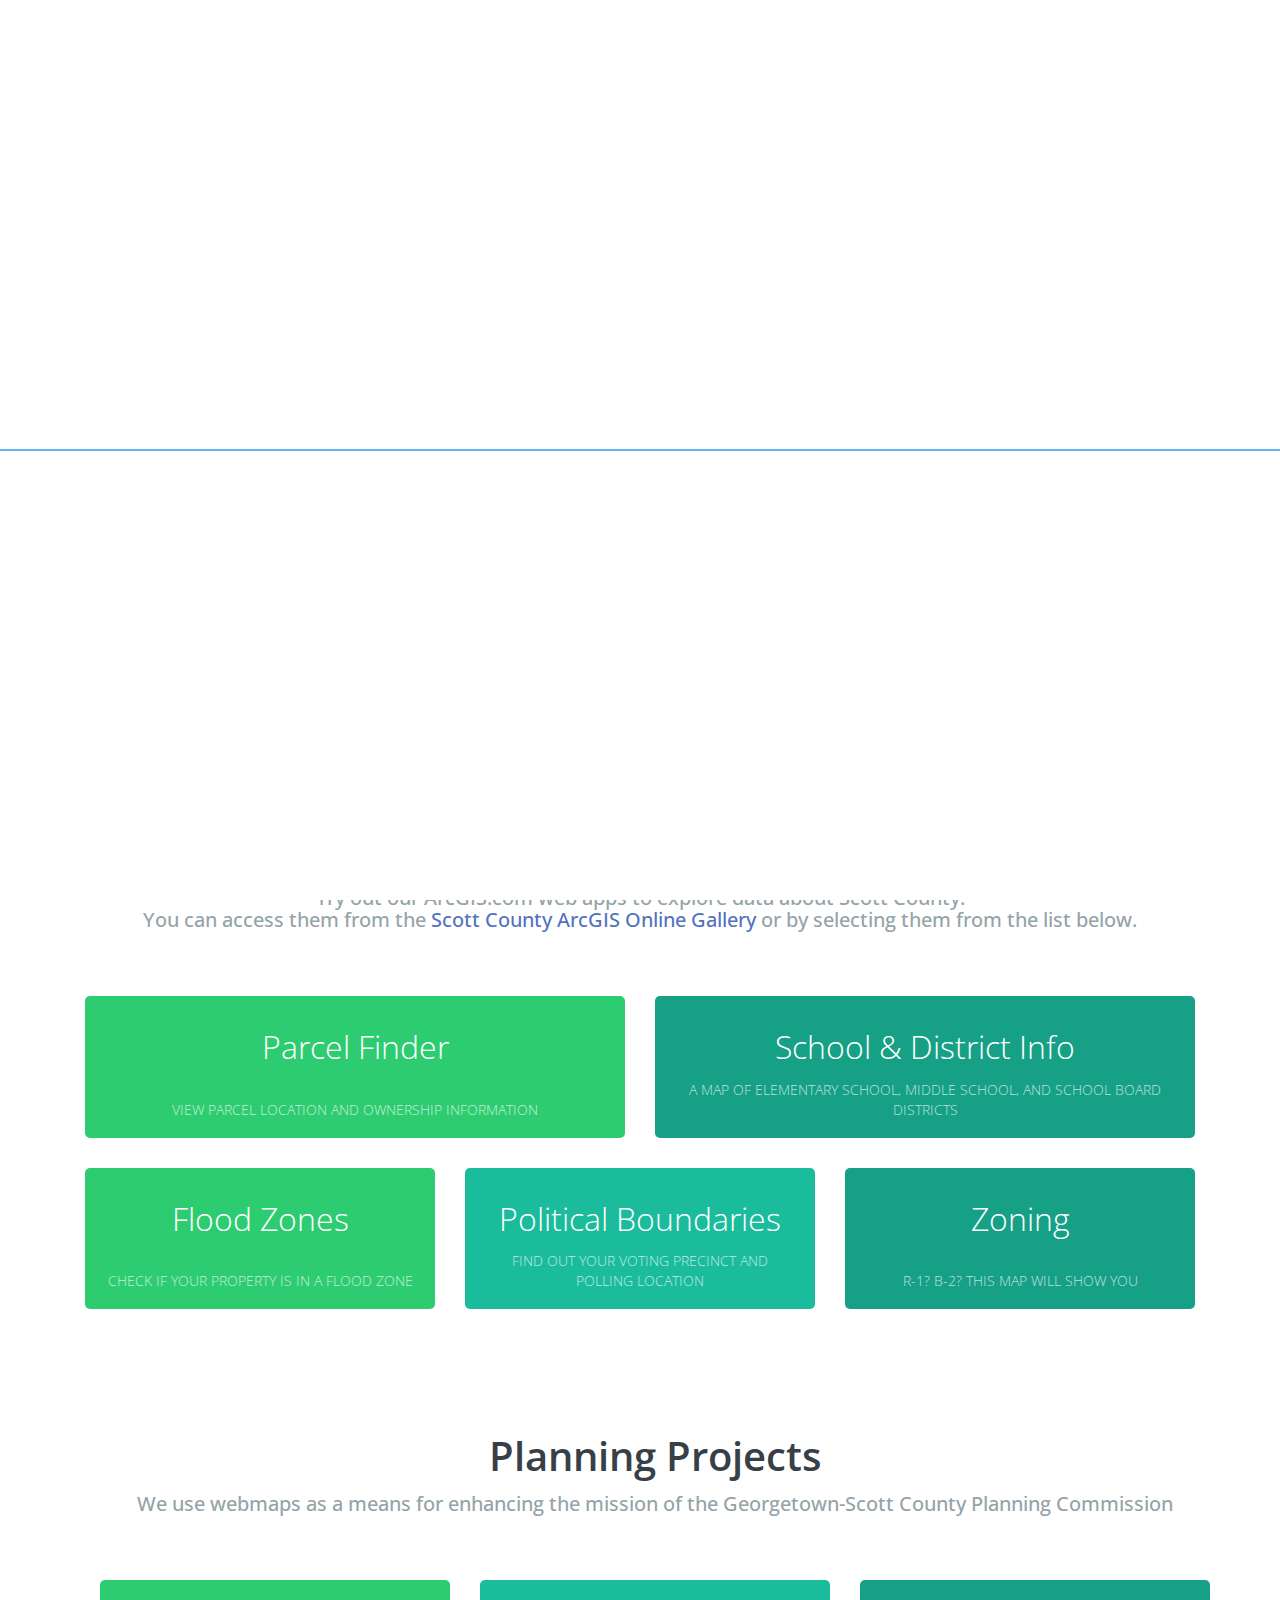
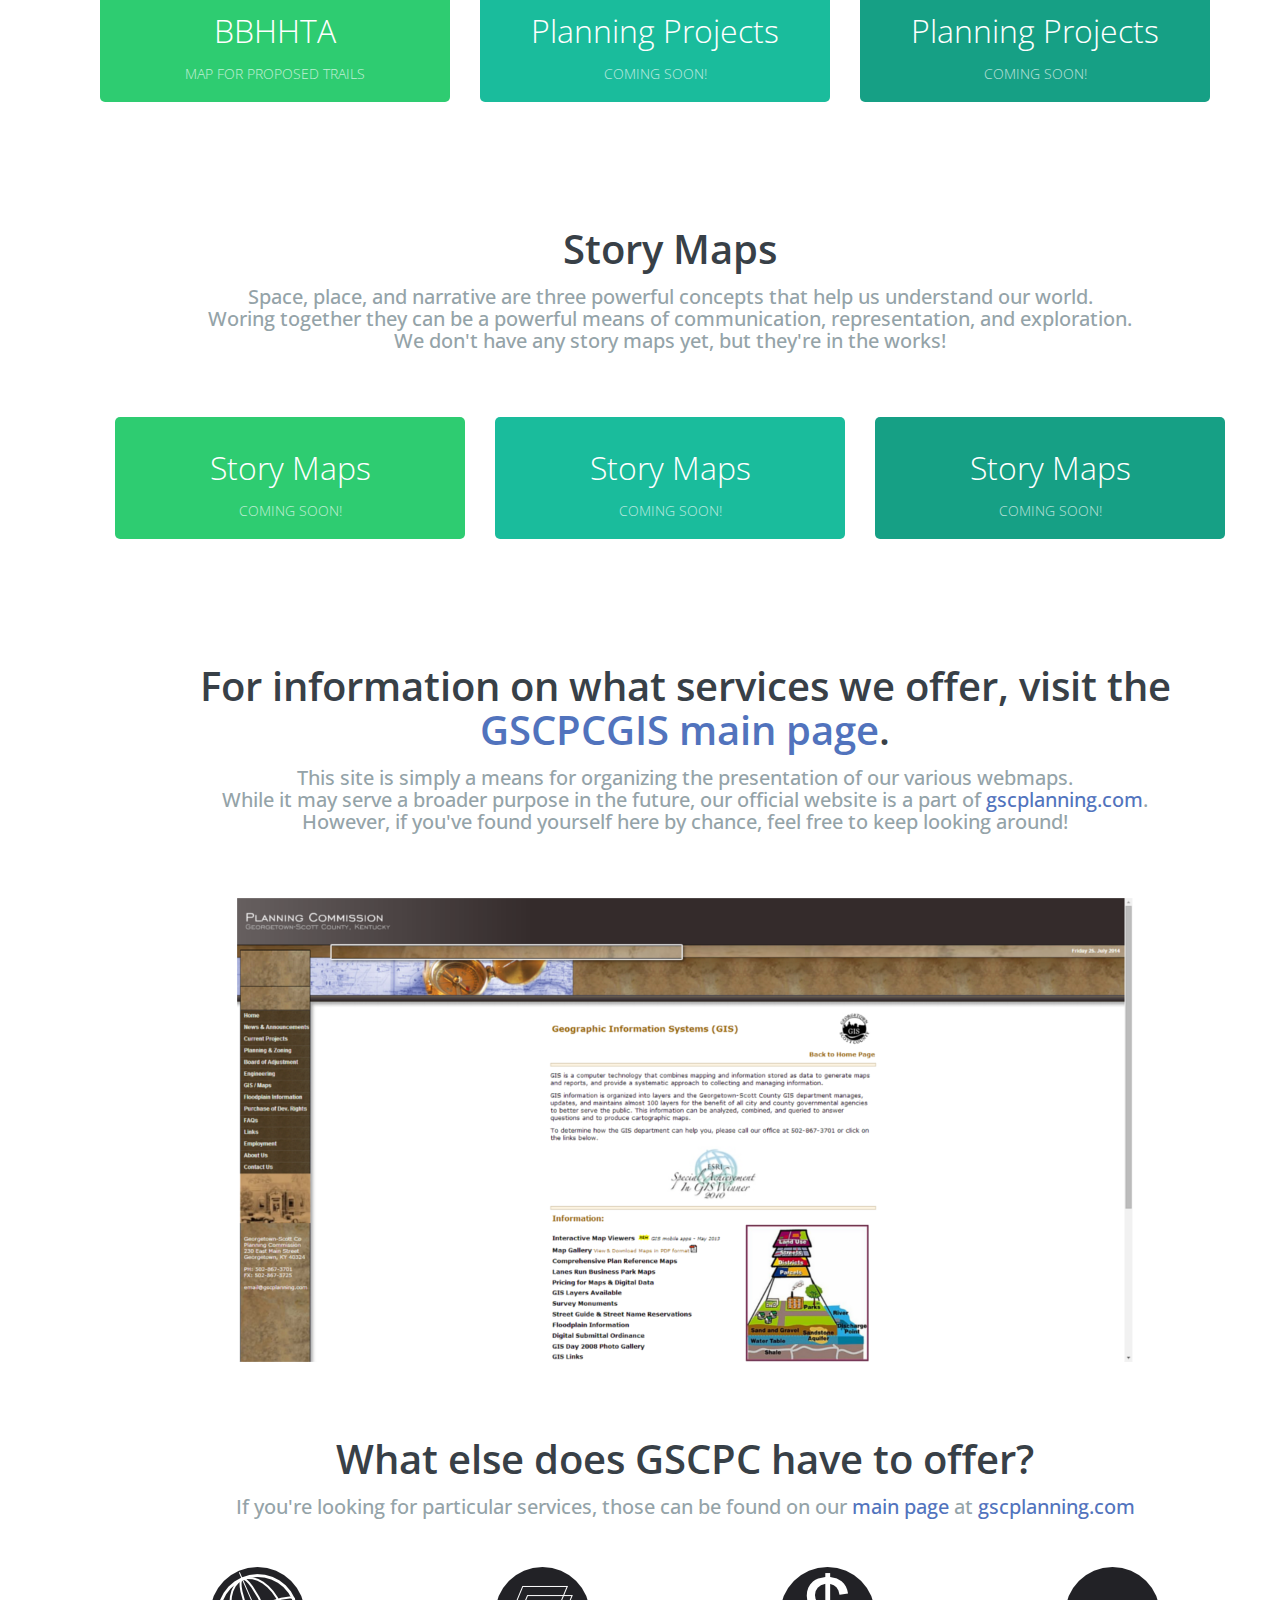
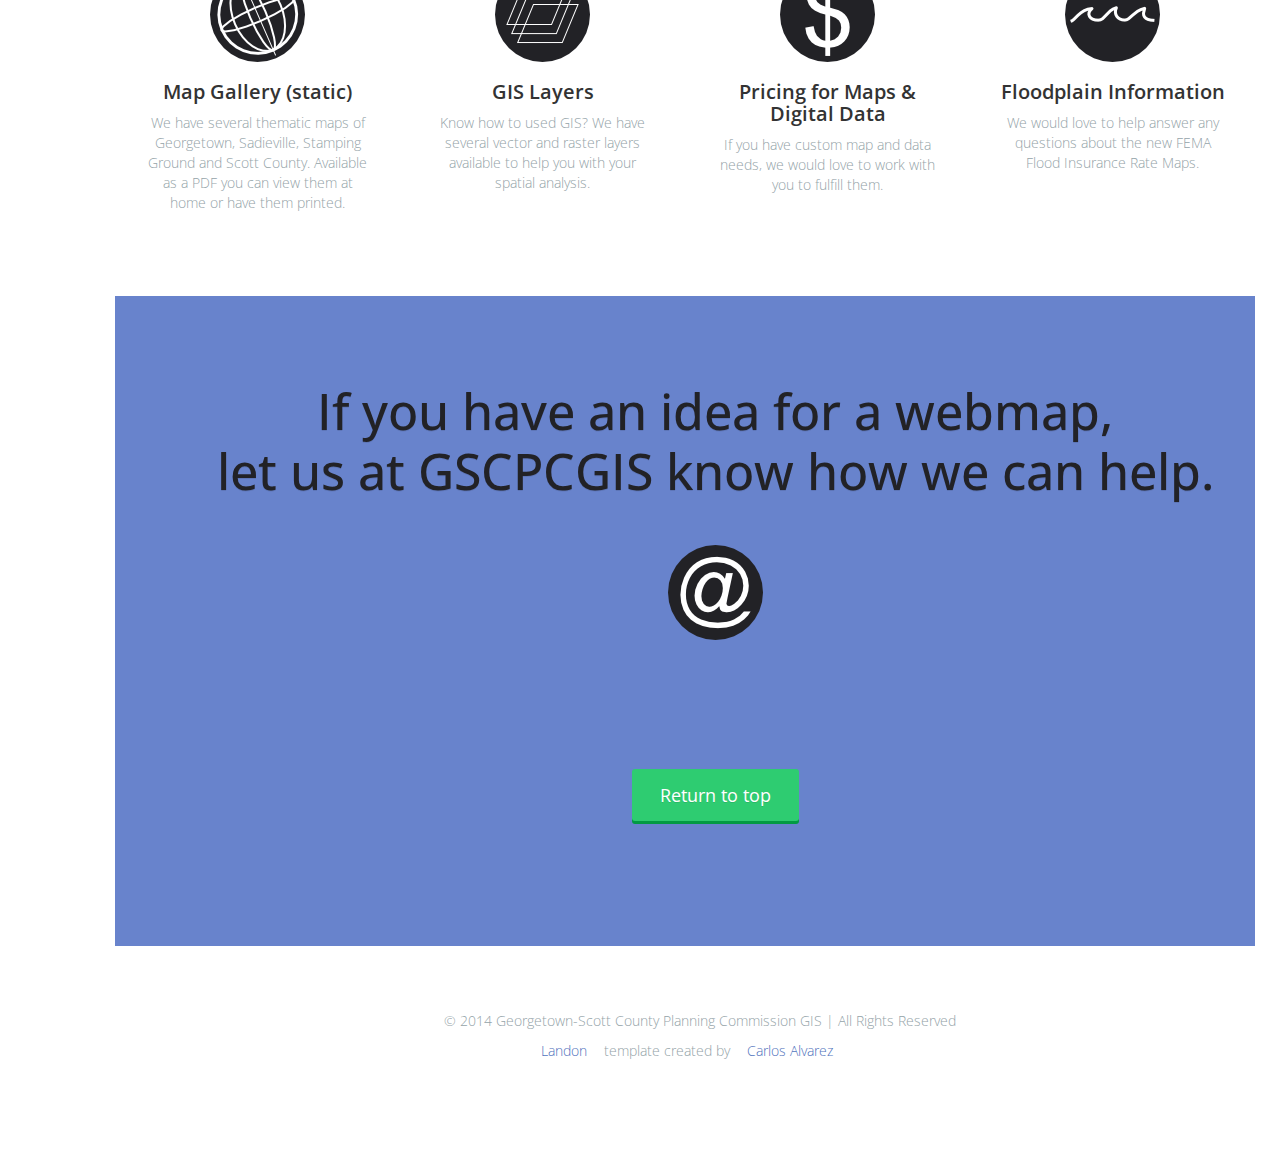
<file: index.html>
<!DOCTYPE html>
<html lang="en">
<head>
 
	<meta charset="utf-8">
	<meta name="viewport" content="width=device-width, initial-scale=1.0">
	<meta name="description" content="">
	<link rel="icon" type="image/x-icon" href="images/gsc_GIS_favicon.ico">
	<title>GSCPCGIS - Maps Gallery</title>
	 
	<link href="css/bootstrap.css" rel="stylesheet">
	 
	<link href="css/main.css" rel="stylesheet">
 
	<!--[if lt IE 9]>
	  <script src="js/html5shiv.js"></script>
	  <script src="js/respond.min.js"></script>
	<![endif]-->
 
	<link rel="shortcut icon" href="images/favicon.png">
	<script src="js/pace.js"></script>
 
	<link href='http://fonts.googleapis.com/css?family=Open+Sans:300,600' rel='stylesheet' type='text/css'>
</head>

<body>
	<div class="preloader"></div>
	
    <! -- ******************** MASTHEAD SECTION ******************** -->	
	<main id="top" class="masthead" role="main">
		<div class="container">
			<div class="logo"> <a href="index.html#"><img src="images/GISLogo_med.png" alt="logo"></a>
			</div>
 
			<h1>Here to serve the people of  <strong>Georgetown</strong> <br>
			and <strong>Scott County</strong> with their geospatial needs.</h1>

				<a href="index.html#explore" class="scrollto">
				<p>SCROLL DOWN TO EXPLORE</p>
				<p class="scrollto--arrow"><img src="images/scroll_down.png" alt="scroll down arrow"></p>
				</a>
		</div><! --/container -->
	</main><! --/main -->
 
    <! -- ******************** ArcGIS Online Section ******************** -->	  
	<div class="container">

		<div class="section-title" id="explore">
			<h2>ArcGIS.com Apps</h2>
			<h4>Try out our ArcGIS.com web apps to explore data about Scott County.</br>You can access them from the <a href="http://gscgis.maps.arcgis.com/home/">Scott County ArcGIS Online Gallery</a> or by selecting them from the list below.</h4>
		</div>
		<section class="row breath planpricing">
			
			<a href="http://gscgis.maps.arcgis.com/apps/Solutions/s2.html?appid=d734f3ef83484e2aac8df1d31ab7a510" target="_blank">
			<div class="col-md-6">					
				<div class="pricing color1">
					<div class="price">Parcel Finder</div>
					</br>
					<div class="billing">View parcel location and ownership information </div>
				</div><! --/pricing -->
				
			</div><! --/col-md-4-->
			</a>

			<a href="http://gscgis.maps.arcgis.com/apps/OnePane/basicviewer/index.html?appid=f871b03a7d6849a69cde5685024e7e80" target="_blank">
			<div class="col-md-6">
				<div class="pricing color3">
					<div class="price">School & District Info</div>
					<div class="billing">A map of elementary school, middle school, and school board districts </div>
				</div><! --/pricing -->
			</div><! --/col-md-4-->
			</a>

			<a href="http://gscgis.maps.arcgis.com/apps/OnePane/basicviewer/index.html?appid=4e57f2de4b9e4ef7b59c157c7bb45f13" target="_blank">
			<div class="col-md-4">
				<div class="pricing color1">
					<div class="price">Flood Zones</div>
					</br>
					<div class="billing">Check if your property is in a flood zone </div>
				</div><! --/pricing -->
			</div><! --/col-md-4-->
			</a>
			
			<a href="http://gscgis.maps.arcgis.com/apps/OnePane/basicviewer/index.html?appid=24da526e00814aea922dc48e78d8e8ae" target="_blank">
			<div class="col-md-4">
				<div class="pricing color2">
					<div class="price">Political Boundaries</div>
					<div class="billing">Find out your voting precinct and polling location </div>
				</div><! --/pricing -->
			</div><! --/col-md-4-->
			</a>

			<a href="http://gscgis.maps.arcgis.com/apps/OnePane/basicviewer/index.html?appid=36ff8e3eb09a483aa29a283201411eb0" target="_blank">
			<div class="col-md-4">
				<div class="pricing color3">
					<div class="price">Zoning</div>
					</br>
					<div class="billing">R-1? B-2? This map will show you </div>
				</div><! --/pricing -->
			</div><! --/col-md-4-->
			</a>

		</section><!-- /section planpricing -->
 
<! -- ******************** Planning Projects ******************** -->	  
	<div class="container">

		<div class="section-title" id="explore">
			<h2>Planning Projects</h2>
			<h4>We use webmaps as a means for enhancing the mission of the Georgetown-Scott County Planning Commission</br></h4>
		</div>
		<section class="row breath planpricing">
			
			<a href="http://maptastik.github.io/gscpc/bbhhta_propTrails.html" target="_blank">
			<div class="col-md-4">
				<div class="pricing color1">
					<div class="price">BBHHTA</div>
					<div class="billing">Map for proposed trails</div>
				</div><! --/pricing -->
			</div><! --/col-md-4-->
			</a>
			
			<a href="index.html#">
			<div class="col-md-4">
				<div class="pricing color2">
					<div class="price">Planning Projects</div>
					<div class="billing">Coming Soon!</div>
				</div><! --/pricing -->
			</div><! --/col-md-4-->
			</a>

			<a href="index.html#">
			<div class="col-md-4">
				<div class="pricing color3">
					<div class="price">Planning Projects</div>

					<div class="billing">Coming Soon!</div>
				</div><! --/pricing -->
			</div><! --/col-md-4-->
			</a>

		</section><!-- /section planpricing -->

<! -- ******************** Story Maps ******************** -->	  
	<div class="container">

		<div class="section-title" id="explore">
			<h2>Story Maps</h2>
			<h4>Space, place, and narrative are three powerful concepts that help us understand our world.</br>Woring together they can be a powerful means of communication, representation, and exploration.</br>We don't have any story maps yet, but they're in the works!</h4>
		</div>
		<section class="row breath planpricing">
			
			<a href="index.html#">
			<div class="col-md-4">
				<div class="pricing color1">
					<div class="price">Story Maps</div>
					<div class="billing">Coming Soon!</div>
				</div><! --/pricing -->
			</div><! --/col-md-4-->
			</a>
			
			<a href="index.html#">
			<div class="col-md-4">
				<div class="pricing color2">
					<div class="price">Story Maps</div>
					<div class="billing">Coming Soon!</div>
				</div><! --/pricing -->
			</div><! --/col-md-4-->
			</a>

			<a href="index.html#">
			<div class="col-md-4">
				<div class="pricing color3">
					<div class="price">Story Maps</div>

					<div class="billing">Coming Soon!</div>
				</div><! --/pricing -->
			</div><! --/col-md-4-->
			</a>

		</section><!-- /section planpricing -->

    <! -- ******************** FEATURES SECTION ******************** -->	
	<div class="container">
 
		<div class="section-title">
			<h2>For information on what services we offer, visit the <a href="http://www.gscplanning.com/gis.htm">GSCPCGIS main page</a>.</h2>
			<h4>This site is simply a means for organizing the presentation of our various webmaps.</br>
				While it may serve a broader purpose in the future, our official website is a part of <a href="http://www.gscplanning.com/" target="_blank">gscplanning.com</a>.</br>However, if you've found yourself here by chance, feel free to keep looking around!
			</h4>
		</div>

		<section class="row heroimg breath">
			<div class="col-md-12 text-center screen"> 
				<a href="http://www.gscplanning.com/gis.htm"><img src="images/gsc_screen1.png" alt="gscpc gis page"></a>
			</div>
		</section><! --/section -->
 
		<div class="section-title">
			<h2>What else does GSCPC have to offer?</h2>
			<h4>If you're looking for particular services, those can be found on our <a href="http://www.gscplanning.com/gis.htm">main page</a> at <a href="http://www.gscplanning.com/">gscplanning.com</a></h4>
		</div>
		
		<section class="row features">
			<div class="col-sm-6 col-md-3">
				<div class="thumbnail"> 
					<a href="http://www.gscplanning.com/gis_map_gallery.htm"><img src="images/button1-globe.png" alt="analytics-icon"></a>
					<div class="caption">
						<h3>Map Gallery (static)</h3>
						<p>We have several thematic maps of Georgetown, Sadieville, Stamping Ground and Scott County. Available as a PDF you can view them at home or have them printed.</p>
					</div>
				</div><! --/thumbnail -->
			</div><! --/col-sm-6-->

			<div class="col-sm-6 col-md-3">
				<div class="thumbnail"> 
					<a href="http://www.gscplanning.com/gis_layers.htm"><img src="images/button1-layers.png" alt="analytics-icon"></a>
					<div class="caption">
						<h3>GIS Layers</h3>
						<p>Know how to used GIS? We have several vector and raster layers available to help you with your spatial analysis.</p>
					</div>
				</div><! --/thumbnail -->
			</div><! --/col-sm-6-->

			<div class="col-sm-6 col-md-3">
				<div class="thumbnail"> 
					<a href="http://www.gscplanning.com/gis_pricelist.htm"><img src="images/button1-dollar.png" alt="analytics-icon"></a>
					<div class="caption">
						<h3>Pricing for Maps & Digital Data</h3>
						<p>If you have custom map and data needs, we would love to work with you to fulfill them.</p>
					</div>
				</div><! --/thumbnail -->
			</div><! --/col-sm-6-->
 

 
			<div class="col-sm-6 col-md-3">
				<div class="thumbnail"> 
					<a href="http://www.gscplanning.com/floodplain_info.htm"><img src="images/button1-wave.png" alt="analytics-icon"></a>
					<div class="caption">
						<h3>Floodplain Information</h3>
						<p>We would love to help answer any questions about the new FEMA Flood Insurance Rate Maps.</p>
					</div>
				</div><! --/thumbnail -->
			</div><! --/col-sm-6-->
		</section><! --/section -->
  

	    

	    <! -- ******************** FAQ ******************** -->	  
 
		<!-- <div class="section-title">
			<h5>Frequently Asked Questions</h5>
		</div> -->
		
		<!-- <section class="row faq breath">
			<div class="col-md-6">
				<h6>How does the free trial work?</h6>
				<p>Our 10 day trial is 100% free and does not require credit card information to start. If at the end of your trial you would like to upgrade, great. If not, you can cancel your account altogether, or let us mark it as inactive for you to come back to later.</p>
				<h6>Can I switch plans later?</h6>
				<p>Absolutely. You can switch between our paid plans, or cancel your account altogether, whenever you like. We will adjust any payments accordingly.</p>
			</div><! --/col-md-6 --> 
			
			<!-- <div class="col-md-6">
				<h6>Do I need to choose a plan now?</h6>
				<p>No. You get the full featured, unlimited version of our service completely free for 10 days. Once you're ready to upgrade, you may choose a plan which suits your needs.</p>
				<h6>What payment types do you accept?</h6>
				<p>We accept payments from MasterCard, Visa, Visa Debit and American Express. We do not accept PayPal. Remember, you do not need to supply card details to start your free trial.</p>
			</div><! --/col-md-6 -->
		<!-- </section><! --/section faq -->
 
	<!-- </div><! --/container -->
 
	    <! -- ******************** FOOTER ******************** -->	  
		<main class="footercta" role="main">
			<div class="container">
				<h1>If you have an idea for a webmap,</br>
					let us at GSCPCGIS know how we can help.
				</h1>

			 <section class="row features">
				<div class="col-sm-12 col-md-12">
					<div class="thumbnail"> 
						<a href="mailto:gis@gscplanning.com?Subject=GSCPCGIS%20Webmap%20inquiry" target="_top"><img src="images/button1-email.png" alt="email-icon"></a>
					</div><! --/thumbnail -->
				</div><! --/col-sm-6-->
			</section>

				<div class="row">
					<div class="col-md-12 breath text-center"> 
						<a href="index.html#top" class="btn btn-success btn-lg gototop">Return to top</a> 
					</div>
				</div>
			</div><! --/container -->
		</main><! --/main -->
 
		<div class="container">
			<section class="row breath">
				<div class="col-md-12 footerlinks">
					<p>&copy; 2014 Georgetown-Scott County Planning Commission GIS | All Rights Reserved</p>
					<p><a href="http://www.blacktie.co/2014/06/landon-bootstrap-3-landing-page/" target="_blank">Landon</a> template created by <a href="http://alvarez.is/" target="_blank">Carlos Alvarez<a></p>
				</div>
			</section><! --/section -->
		</div><! --/container -->
 
 
 
 
<script src="js/jquery.js"></script>
<script src="js/bootstrap.js"></script>
<script src="js/easing.js"></script>
<script src="js/nicescroll.js"></script>
 
 
<script>


 $(function() {
    $('.scrollto, .gototop').bind('click',function(event){
		 var $anchor = $(this);
		 $('html, body').stop().animate({
         scrollTop: $($anchor.attr('href')).offset().top
          }, 1500,'easeInOutExpo');
     event.preventDefault();
      });
  });
        

</script>
 
</body>
</html>
</file>
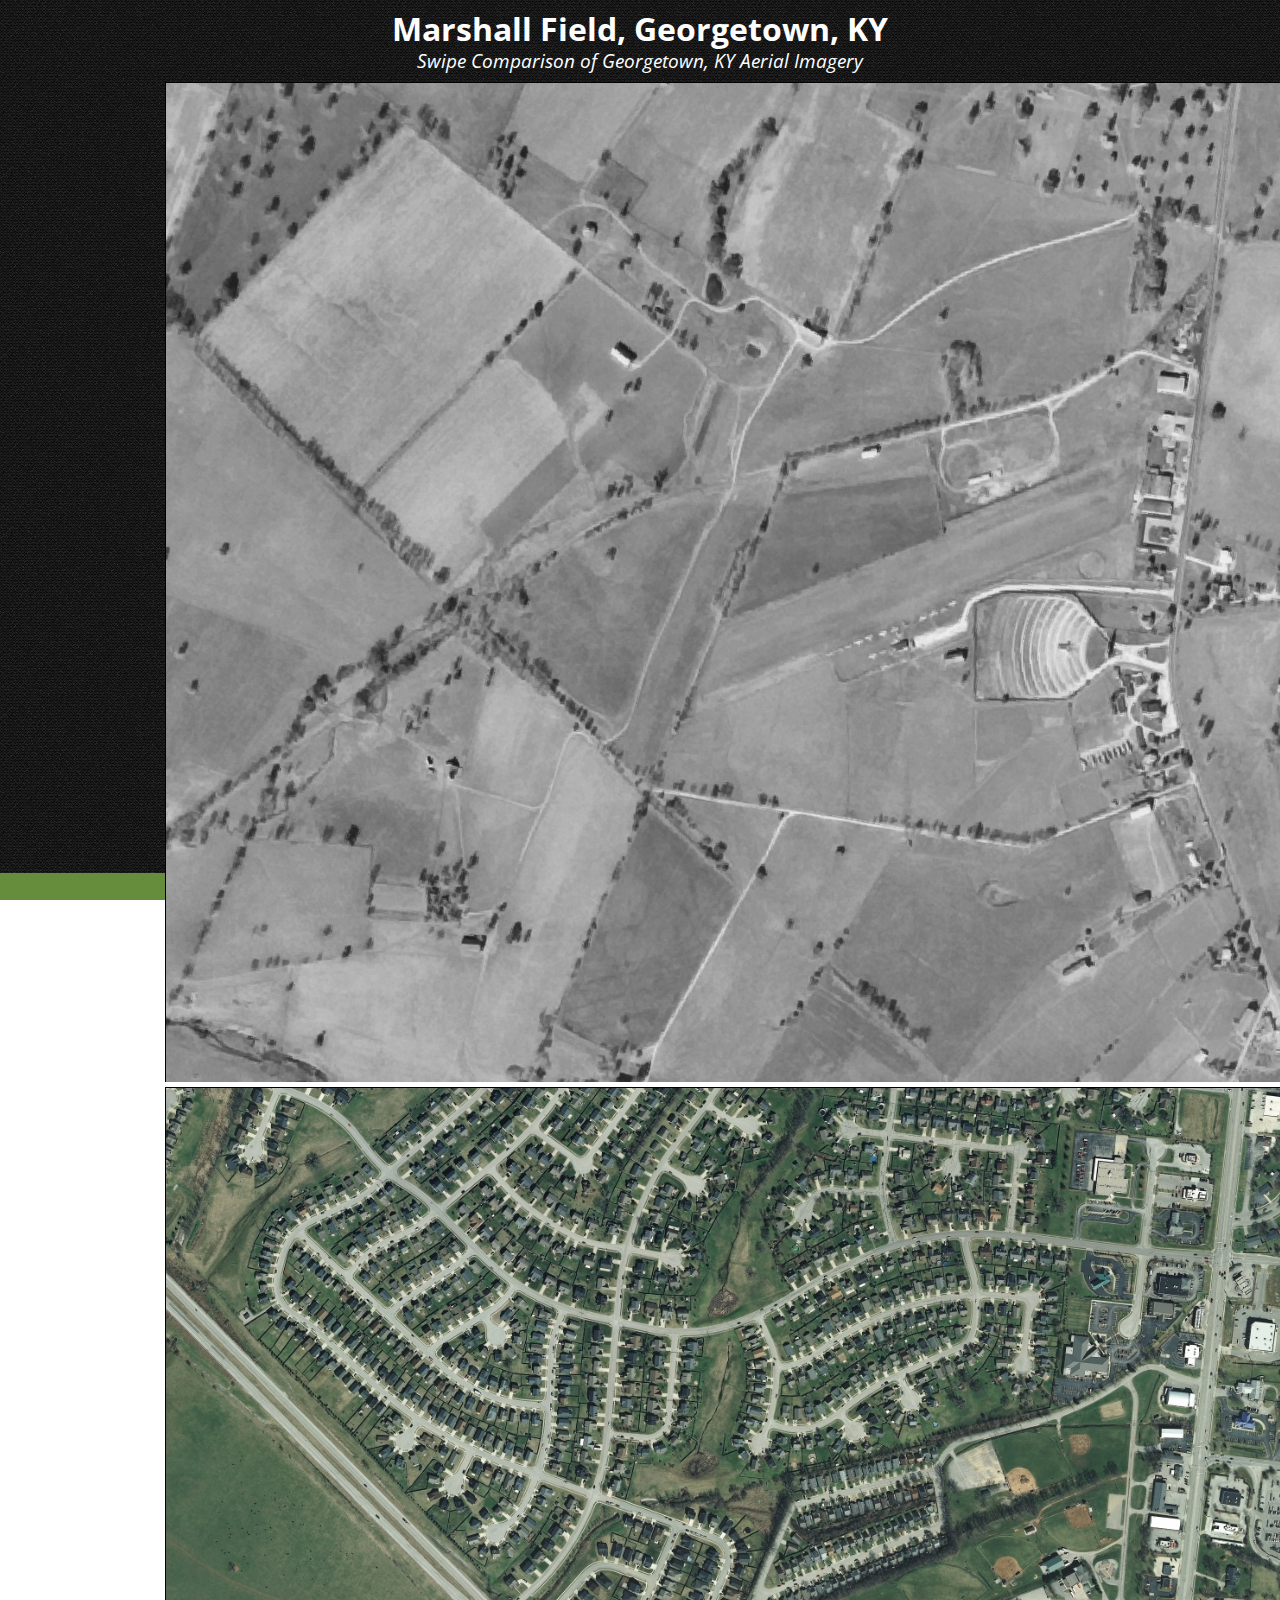
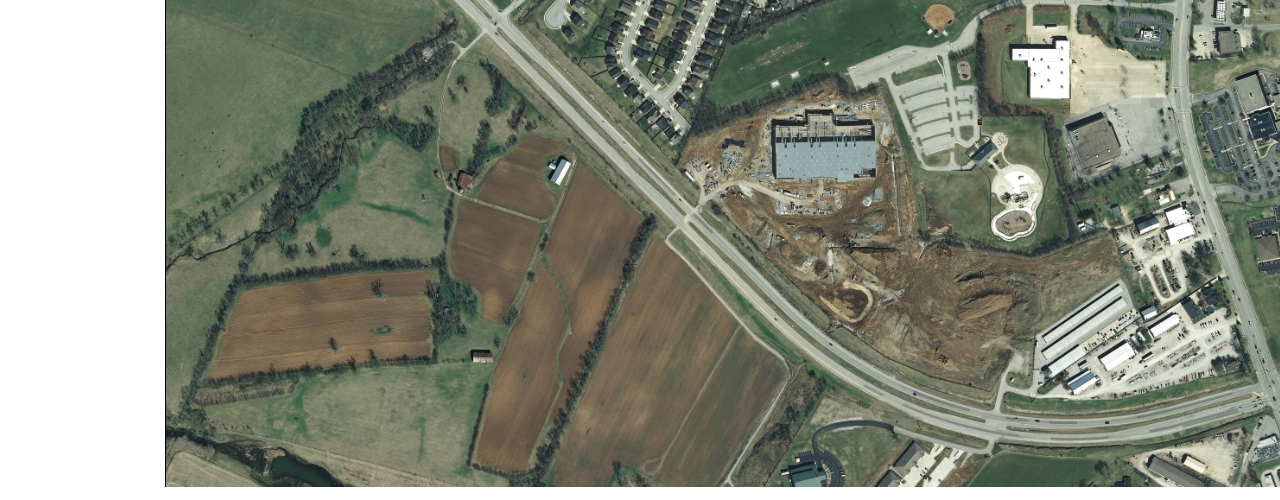
<file: marshall-field/index.html>
<!DOCTYPE html>
<html>
<head>
<title>GSCPCGIS - Marshall Field, Georgetown, KY</title>
</head>

<body>
<h1>Marshall Field, Georgetown, KY</h1>
<h3>Swipe Comparison of Georgetown, KY Aerial Imagery</h3>

<!-- Begin JuxtaposeJS div	 -->
<div class="juxtapose" data-startingposition="50" data-showlabels="true" data-showcredits="true" data-animate="true">
<!-- Left image -->
<img src="img/Marshall-Field_aerial-1959.jpg" data-label="Fall 1959" data-credit="USGS">
<!-- Right image -->
<img src="img/Marshall-Field_aerial-2012.jpg" data-label="Spring 2012" data-credit="Kentucky Geography Network">
</div>
<!-- End JuxtaposeJS div -->
<footer>
<a href="http://www.gscplanning.com/">gscplanning.com</a>
</footer>

<!-- JuxtaposeJS css -->
<link rel="stylesheet" href="//cdn.knightlab.com/libs/juxtapose/latest/css/juxtapose.css">
<!-- Custom css -->
<link rel="stylesheet" href="style.css">
<!-- JuxtaposeJS script -->
<script type="text/javascript" src="//cdn.knightlab.com/libs/juxtapose/latest/js/juxtapose.js"></script>
</body>
</html>
</file>
<file: marshall-field/style.css>
@import url(http://fonts.googleapis.com/css?family=Open+Sans:400italic,400,700);
@import url(http://fonts.googleapis.com/css?family=Roboto+Slab:400,700);

body {
	font-family: 'Open Sans', sans-serif;
	color: white;
	background-image: url(binding_dark.png);
	background-repeat: repeat;
	background-position: center center;
	background-attachment: fixed;
    -webkit-background-size: auto;
    -moz-background-size: auto;
    -o-background-size: auto;
    background-size: auto;
    
}
div.all{
	max-height: 950px;
}

h1, h2, h3, h4, h5, h6 {
	font-weight: 400;
	line-height: 15px;
	text-align: center;
}
h1 {
	font-weight: 700;
}
h3 {
	font-style: italic;
	line-height: 5px; 
}
h5 {
	line-height: 0px;
}
div.juxtapose {
	position: relative;
	max-width: 950px;
	max-height: 90%;
	z-index: 15;
	margin: auto;
}
div.jx-label {
	font-family: 'Roboto Slab';
}
div.jx-credit {
	font-family: 'Roboto Slab';
	background: rgba(102, 141, 60, 75);
	min-height: 15px;
	padding: 10px;
}
footer {
   position:fixed;
   left:0px;
   bottom:0px;
   height:20px;
   width:100%;
   background:rgba(102, 141, 60, 75);
   padding-bottom: 7px;
   padding-right: 13px;
   
   font-family: 'Roboto Slab';
   text-align: right;
}
</file>
<file: css/main.css>
/*	################################################################

	Author: Carlos Alvarez
	URL: http://alvarez.is

	Project Name: LANDON - Bootstrap 3 Theme
	Version: 1.0
	URL: http://blacktie.co
	
################################################################# */ 

@charset "utf-8";

body{
	font-family:'Open Sans',Arial,sans-serif;
	background:#FFF;
	font-weight:300;
	height:100%;
	margin:0;
	padding:0;
	color:#94a3a8;
	}
	
strong,b{
	font-weight:600;
	}

h1{font-size:50px;line-height:60px;margin:25px 0;}
h2{font-size:40px;font-weight:600;margin:15px 0;}
h3{font-size:20px;margin:10px 0;font-weight:600;}
h4{font-size:20px;margin:10px 0;}
h5{font-size:28px;font-weight:600;margin:15px 0;color:#384047;}
h6{font-size:16px;font-weight:600;margin:10px 0;color:#384047;}

a{color:#5173bd;}
a:hover,a:focus{color:#5173bd;}

.col-xs-1, .col-sm-1, .col-md-1, .col-lg-1, .col-xs-2, .col-sm-2, .col-md-2, .col-lg-2, .col-xs-3, .col-sm-3, .col-md-3, .col-lg-3, .col-xs-4, .col-sm-4, .col-md-4, .col-lg-4, .col-xs-5, .col-sm-5, .col-md-5, .col-lg-5, .col-xs-6, .col-sm-6, .col-md-6, .col-lg-6, .col-xs-7, .col-sm-7, .col-md-7, .col-lg-7, .col-xs-8, .col-sm-8, .col-md-8, .col-lg-8, .col-xs-9, .col-sm-9, .col-md-9, .col-lg-9, .col-xs-10, .col-sm-10, .col-md-10, .col-lg-10, .col-xs-11, .col-sm-11, .col-md-11, .col-lg-11, .col-xs-12, .col-sm-12, .col-md-12, .col-lg-12 {
  padding: 15px;
}

.preloader{
	background-color:#FFFFFF;
	position:fixed;
	width:100%;
	height:100%;
	z-index:9999999;
	}

.pace{
	-webkit-pointer-events:none;
	pointer-events:none;
	-webkit-user-select:none;
	-moz-user-select:none;
	user-select:none;
	z-index:9999999;
	position:fixed;
	margin:auto;
	top:0;
	left:0;
	right:0;
	bottom:0;
	height:2px;
	width:100%;
	background:#fff;
	}
	
.pace .pace-progress{
	-webkit-box-sizing:border-box;
	-moz-box-sizing:border-box;
	-ms-box-sizing:border-box;
	-o-box-sizing:border-box;
	box-sizing:border-box;
	-webkit-transition:width 1s ease-in-out 1s linear;
	-moz-transition:width 1s ease-in-out 1s linear;
	-ms-transition:width 1s ease-in-out 1s linear;
	-o-transition:width 1s ease-in-out 1s linear;
	transition:width 1s ease-in-out 1s linear;
	-webkit-transform:translate3d(0,0,0);
	-moz-transform:translate3d(0,0,0);
	-ms-transform:translate3d(0,0,0);
	-o-transform:translate3d(0,0,0);
	transform:translate3d(0,0,0);
	max-width:100%;position:fixed;
	z-index:9999999;display:block;
	position:absolute;
	left:0px;
	top:0px;
	height:100%;
	background:#61b5f0;
	}
	
.pace.pace-inactive{display:none;}

.btn,.btn-lg,.input-lg{border-radius:3px;}

.form-control{
	border-radius:3px;
	-webkit-box-shadow:none;
	box-shadow:none;border:0;
	}
	
.input-lg{height:55px;}

.btn-lg,.btn-group-lg>.btn{
	padding:10px 28px;
	height:52px;
	}
.breath{margin:50px auto;}

.highlight{background:#f4f4f4;margin-top:40px;}

.masthead{
	position:relative;
	padding:80px 15px;
	color:#222226;
	text-align:center;
	text-shadow:0 1px 0 rgba(0,0,0,.1);
	background-color:#6883cc;
	background-image:url("../images/header_map2.png");
	background-repeat:no-repeat;
	background-position:center center;
	background-attachment:fixed;
	-webkit-background-size:cover;
	-moz-background-size:cover;
	-o-background-size:cover;
	background-size:cover;
	}

.masthead .container{
	animation:fadein 2s;
	-moz-animation:fadein 2s;
	-webkit-animation:fadein 2s;
	-o-animation:fadein 2s;
	}

.loading *{
	-webkit-animation:none!important;
	-moz-animation:none!important;
	-ms-animation:none!important;
	-o-animation:none!important;
	}

@keyframes fadein{
	from{opacity:0;
	-webkit-transform:translateY(-30px);
	-moz-transform:translateY(-30px);
	transform:translateY(-30px);}
	to{opacity:1;
	-webkit-transform:translateY(0);
	-moz-transform:translateY(0);
	transform:translateY(0);}}
	
@-moz-keyframes fadein { /* Firefox */
	 from {
	 opacity:0;
	 -webkit-transform: translateY(-30px);
	-moz-transform: translateY(-30px);
	transform: translateY(-30px);
	}to{opacity:1;-webkit-transform:translateY(0);-moz-transform:translateY(0);transform:translateY(0);}
	}

@-webkit-keyframes fadein { /* Safari and Chrome */
	 from {
	 opacity:0;
	 -webkit-transform: translateY(-30px);
	-moz-transform: translateY(-30px);
	transform: translateY(-30px);
}

to {
	opacity:1;
	-webkit-transform: translateY(0);
	-moz-transform: translateY(0);
	transform: translateY(0);
}
}
@-o-keyframes fadein { /* Opera */
 from {
 opacity:0;
 -webkit-transform: translateY(-30px);
-moz-transform: translateY(-30px);
transform: translateY(-30px);
}
to {
	opacity:1;
	-webkit-transform: translateY(0);
	-moz-transform: translateY(0);
	transform: translateY(0);
}
}
/*animation ends*/

.logo {
	padding: 45px 0;
	text-align:center;
}
.btn-large {
	font-size:18px;
	padding:20px 50px;
	margin:5px 10px;
}
.btn-success {
	background-color: #2ecc71;
	background-image:none;
	border: 0;
	-webkit-box-shadow: 0 3px 0 rgba(2, 154, 67, 1);
	box-shadow: 0 3px 0 rgba(2, 154, 67, 1);
	line-height: 1.8;
}
.btn-success:hover, .btn-success:focus, .btn-success:active {
	background-color: #29c36a;
	color:#FFF;
	border: 0;
	-webkit-box-shadow: 0 3px 0 rgba(2, 139, 61, 1);
	box-shadow: 0 3px 0 rgba(2, 139, 61, 1);
}
.btn-primary {
	background-color: #2db6d8;
	background-image:none;
	border-color: rgba(0, 0, 0, 0.1) rgba(0, 0, 0, 0.1) rgba(0, 0, 0, 0.25);
}
.btn-primary:hover, .btn-primary:focus, .btn-primary:active {
	background-color: #209ab8!important;
	color:#FFF!important;
}
.subscribe {
	padding: 45px 0;
}
.alertMsg {
	float: left;
	font-size: 14px;
	display: block;
	padding: 5px 17px;
}


/* Boucing Arrow Animation */

@keyframes arrowbounce {
from {
-webkit-transform: translateY(0);
-moz-transform: translateY(0);
transform: translateY(0);
}
to {
	-webkit-transform: translateY(-20px);
	-moz-transform: translateY(-20px);
	transform: translateY(-20px);
}
}
@-moz-keyframes arrowbounce { /* Firefox */
from {
-webkit-transform: translateY(0);
-moz-transform: translateY(0);
transform: translateY(0);
}
to {
	-webkit-transform: translateY(-20px);
	-moz-transform: translateY(-20px);
	transform: translateY(-20px);
}
}
@-webkit-keyframes arrowbounce { /* Safari and Chrome */
from {
-webkit-transform: translateY(0);
-moz-transform: translateY(0);
transform: translateY(0);
}
to {
	-webkit-transform: translateY(-20px);
	-moz-transform: translateY(-20px);
	transform: translateY(-20px);
}
}
@-o-keyframes arrowbounce { /* Opera */
from {
-webkit-transform: translateY(0);
-moz-transform: translateY(0);
transform: translateY(0);
}
to {
	-webkit-transform: translateY(-20px);
	-moz-transform: translateY(-20px);
	transform: translateY(-20px);
}
}
.scrollto, .scrollto:hover {
	margin:30px;
	display:block;
	color:#222226;
	text-decoration:none;
	width:200px;
	margin:0 auto;
}
.scrollto--arrow {
	padding:10px;
}
.scrollto--arrow img {
	animation: arrowbounce 1s alternate infinite;
	-moz-animation: arrowbounce 1s alternate infinite; /* Firefox */
	-webkit-animation: arrowbounce 1s alternate infinite; /* Safari and Chrome */
	-o-animation: arrowbounce 1s alternate infinite; /* Opera */
}
/*========== 3. HERO IMAGE ==============*/

.section-title {
	text-align:center;
	margin-top:60px;
	margin-bottom:30px;
}
.section-title h2 {
	color:#384047;
}
.section-title h4 {
	color:#94a3a8;
}
.heroimg img, .clientlogo img {
	max-width:100%;
}
.screen img {
	-moz-transition:all 0.6s ease;
	-webkit-transition:all 0.6s ease;
	-ms-transition:all 0.6s ease;
	-o-transition:all 0.6s ease;
	transition:all 0.6s ease;
}
.screen:hover img {
	-moz-transform:scale(1.015);
	-webkit-transform:scale(1.015);
	-o-transform:scale(1.015);
	-ms-transform:scale(1.015);
	transform:scale(1.015);
	z-index:2;
}
/*========== 4. FEATURES ==============*/

.features {
	margin:25px 0;
}
.thumbnail {
	border:0;
	text-align:center;
	background-color: rgba(255,255,255,0)
}
.thumbnail .caption p {
	color: #94a3a8;
}
/*Hover Animation*/

.thumbnail img {
	-moz-transition:all 0.6s ease;
	-webkit-transition:all 0.6s ease;
	-ms-transition:all 0.6s ease;
	-o-transition:all 0.6s ease;
	transition:all 0.6s ease;
}
.thumbnail:hover img {
	-moz-transform:scale(1.05);
	-webkit-transform:scale(1.05);
	-o-transform:scale(1.05);
	-ms-transform:scale(1.05);
	transform:scale(1.05);
	z-index:2;
}
/*========== 5. TESTIMONIALS ==============*/

.testblock {
	width:100%;
	height:auto;
	padding:20px;
	background:#FFF;
	-webkit-border-radius:5px;
	-moz-border-radius:5px;
	border-radius:5px;
	font-family:Georgia, "Times New Roman", Times, serif;
	font-style:italic;
	position:relative;
	line-height:28px;
	font-size:16px;
}
.testblock:after {
	top: 100%;
	left: 20%;
	border: solid transparent;
	content: " ";
	height: 0;
	width: 0;
	position: absolute;
	pointer-events: none;
	border-color: rgba(255, 255, 255, 0);
	border-top-color: #ffffff;
	border-width: 15px;
	margin-left: -15px;
}
.clientblock {
	margin-top:40px;
	margin-left:10px;
}
.clientblock img {
	float:left;
	-webkit-border-radius:100%;
	-moz-border-radius:100%;
	border-radius:100%;
}
.clientblock p {
	padding-left:80px;
	padding-top:13px;
}
.clientblock p strong {
	color:#384047;
	font-size:16px;
}
/* Animation */

.testblock {
	-moz-transition:all 0.6s ease;
	-webkit-transition:all 0.6s ease;
	-ms-transition:all 0.6s ease;
	-o-transition:all 0.6s ease;
	transition:all 0.6s ease;
}
.testblock:hover {
	-moz-transform:scale(1.05);
	-webkit-transform:scale(1.05);
	-o-transform:scale(1.05);
	-ms-transform:scale(1.05);
	transform:scale(1.05);
	z-index:2;
}
/*========== 6. PLANS AND PRICING ==============*/

.pricing {
	padding:18px;
	color:#FFF;
	text-align:center;
	-webkit-border-radius:5px;
	-moz-border-radius:5px;
	border-radius:5px;
}
.pricing .planname {
	text-transform:uppercase;
	font-weight:600;
}
.pricing .price {
	font-size:32px;
	font-weight:300;
	margin:10px 0;
}
.pricing .billing {
	text-transform:uppercase;
	color:#FFF;
	opacity:0.7;
}
.pricing .price .curr {
	display:inline-block;
	font-size:20px;
	vertical-align:super;
}
.pricing .price .per {
	display:inline-block;
	font-size:20px;
	vertical-align: baseline;
}
.color1 {
	background-color:#2ecc71;
}
.color2 {
	background-color:#1abc9c;
}
.color3 {
	background-color:#16a085;
}
/* Animation */

.pricing {
	-moz-transition:all 0.6s ease;
	-webkit-transition:all 0.6s ease;
	-ms-transition:all 0.6s ease;
	-o-transition:all 0.6s ease;
	transition:all 0.6s ease;
}
.pricing:hover {
	-moz-transform:scale(1.05);
	-webkit-transform:scale(1.05);
	-o-transform:scale(1.05);
	-ms-transform:scale(1.05);
	transform:scale(1.05);
	z-index:2;
}

/*========== 7. FAQ ==============*/

.faq p {
	margin-bottom:25px;
}

/*==========8. FOOTER ==============*/


.footercta {
	padding: 60px 15px;
	color: #222226;
	text-align: center;
	text-shadow: 0 1px 0 rgba(0, 0, 0, .1);
	background-color: #6883cc;
	background-image:url("../images/header_map2.png");
	background-repeat: no-repeat;
	background-position: center center;
	background-attachment: fixed;
	-webkit-background-size: cover;
	-moz-background-size: cover;
	-o-background-size: cover;
	background-size: cover;
}
.footerlinks {
	text-align:center;
}
.footerlinks a {
	text-align:center;
	padding:0 13px;
	display:inline-block;
	padding-bottom: 15px;
}



/*==========9. CUSTOM MEDIA QUERIES==============*/


/*MEDIA QUERIES*/

@media (max-width: 991px) {
 h1 {
font-size: 35px;
line-height: 50px;
margin: 15px 0;
}
 h2 {
font-size: 35px;
}
 .testimonials [class*="col-"]:not(:first-child) {
 margin-top: 40px;
}
 .planpricing [class*="col-"]:not(:first-child) {
 margin-top: 30px;
}
 .breath {
margin: 30px auto;
}
}
 @media (max-width: 767px) {
 h1 {
font-size: 30px;
line-height: 40px;
}
 h2 {
font-size: 30px;
line-height: 40px;
}
 .subscribe [class*="col-"]:not(:first-child) {
 margin-top: 30px;
}
 .masthead {
padding: 40px 15px;
}
}
 @media (max-width: 480px) {
	 /*Media Queries for smaller devices*/
	 .masthead {
	background-attachment: scroll;
}

}
</file>
